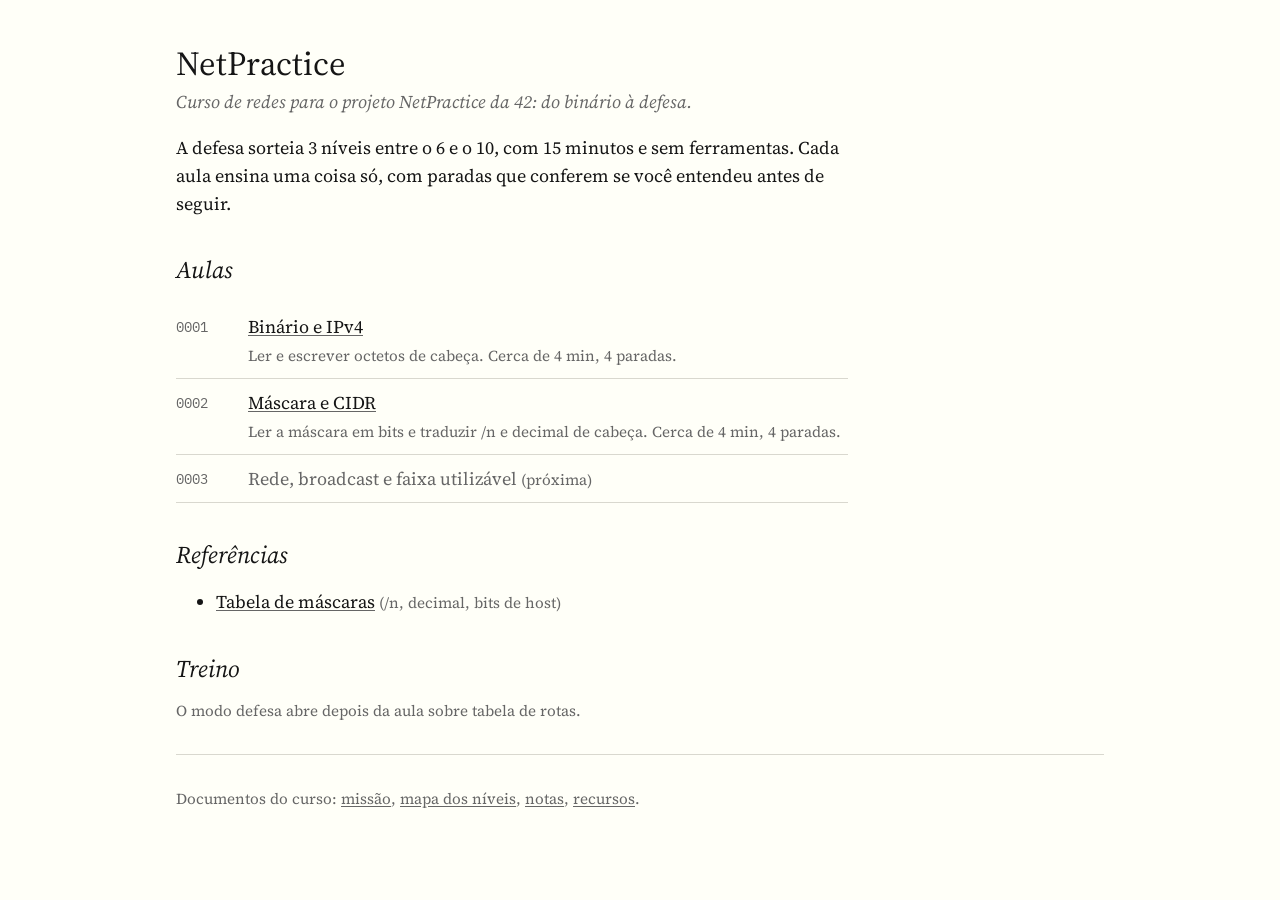
<file: index.html>
<!doctype html>
<html lang="pt-BR">
<head>
<meta charset="utf-8">
<meta name="viewport" content="width=device-width, initial-scale=1">
<title>Estudos NetPractice</title>
<link rel="stylesheet" href="cursos/netpractice/assets/style.css">
</head>
<body>
<main>
  <h1>NetPractice</h1>
  <p class="sub">Curso de redes para o projeto NetPractice da 42: do binário à defesa.</p>

  <p class="texto">A defesa sorteia 3 níveis entre o 6 e o 10, com 15 minutos e sem ferramentas. Cada aula ensina uma coisa só, com paradas que conferem se você entendeu antes de seguir.</p>

  <h2>Aulas</h2>
  <ol class="lista-aulas" id="aulas">
    <li><span class="num">0001</span><span><a href="cursos/netpractice/lessons/0001-binario-e-ipv4/">Binário e IPv4</a><br><span class="nota">Ler e escrever octetos de cabeça. Cerca de 4 min, 4 paradas.</span></span></li>
    <li><span class="num">0002</span><span><a href="cursos/netpractice/lessons/0002-mascara-e-cidr/">Máscara e CIDR</a><br><span class="nota">Ler a máscara em bits e traduzir /n e decimal de cabeça. Cerca de 4 min, 4 paradas.</span></span></li>
    <li class="futura"><span class="num">0003</span><span>Rede, broadcast e faixa utilizável <span class="nota">(próxima)</span></span></li>
  </ol>

  <h2>Referências</h2>
  <ul>
    <li><a href="cursos/netpractice/reference/mascaras.html">Tabela de máscaras</a> <span class="nota">(/n, decimal, bits de host)</span></li>
  </ul>

  <h2>Treino</h2>
  <p class="nota">O modo defesa abre depois da aula sobre tabela de rotas.</p>

  <hr>
  <p class="nota">Documentos do curso: <a href="cursos/netpractice/MISSION.md">missão</a>, <a href="cursos/netpractice/mapa-niveis.md">mapa dos níveis</a>, <a href="cursos/netpractice/NOTES.md">notas</a>, <a href="cursos/netpractice/RESOURCES.md">recursos</a>.</p>
</main>
</body>
</html>
</file>
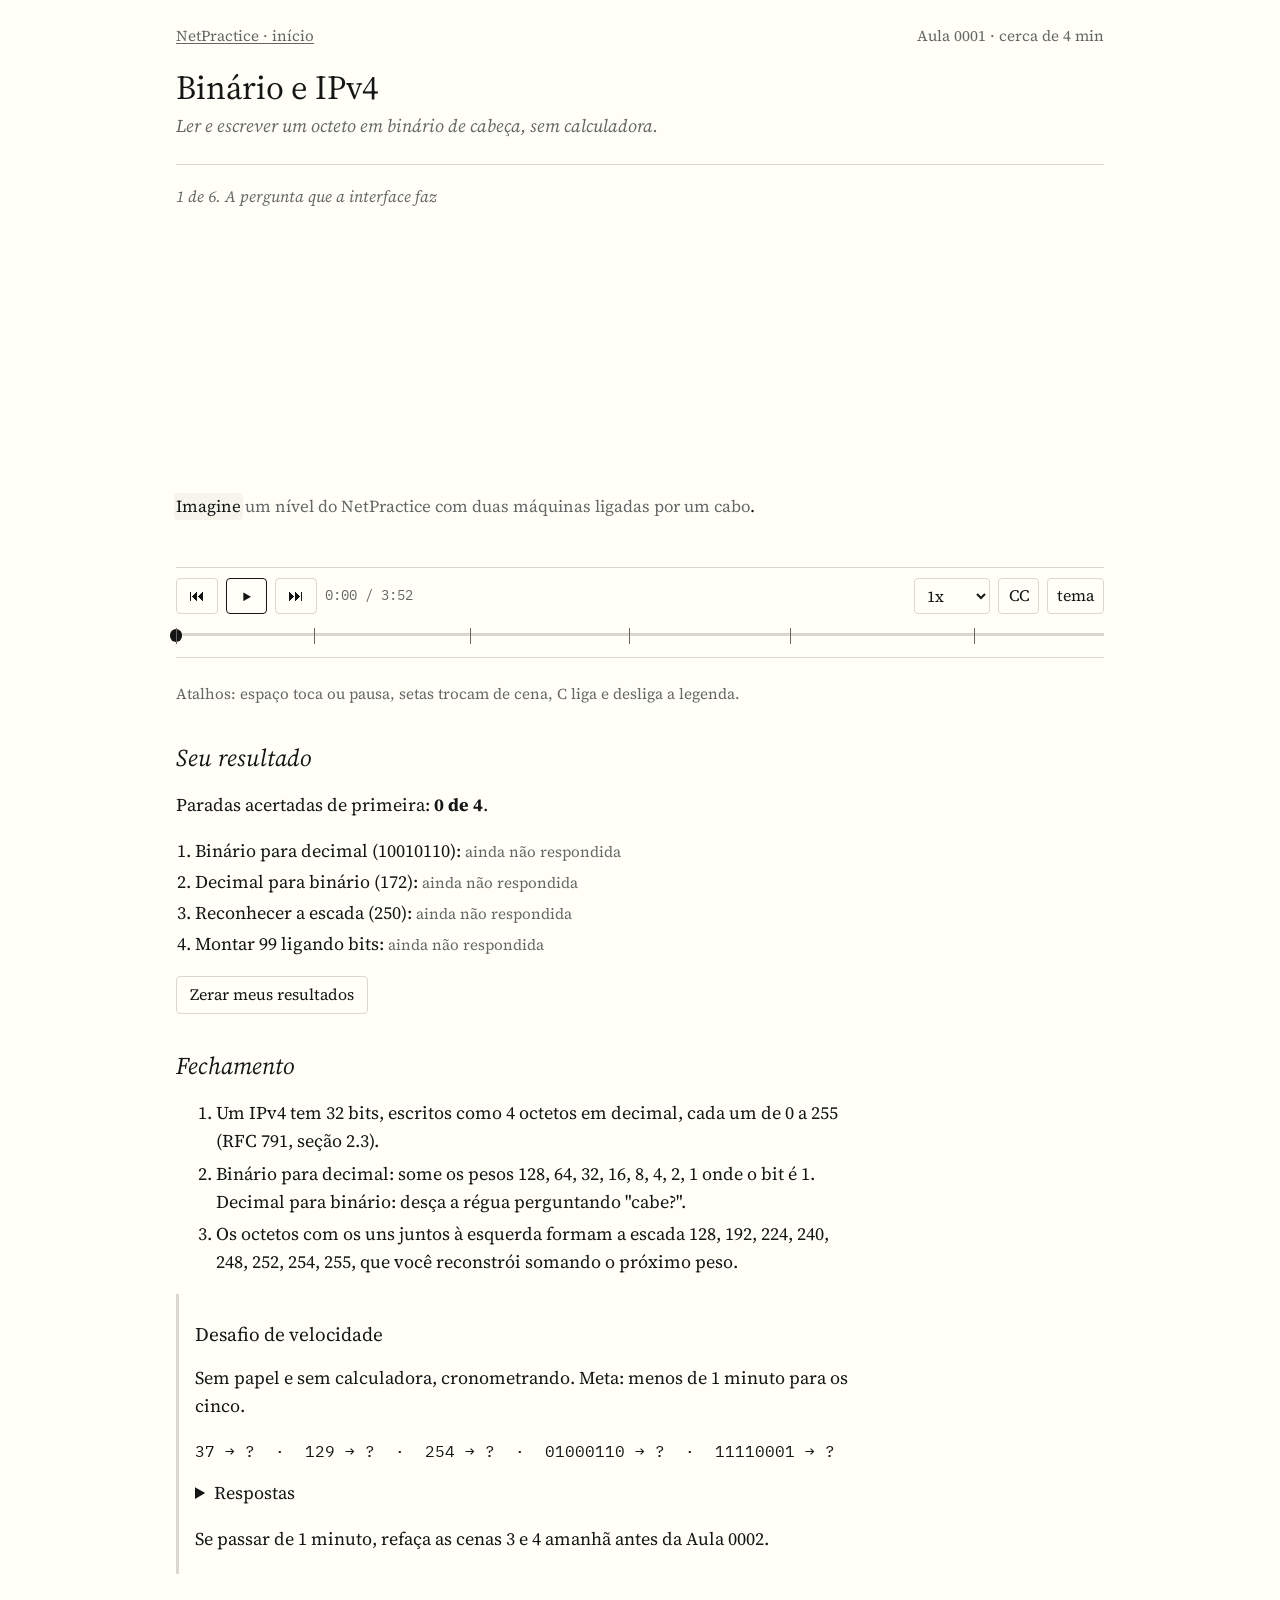
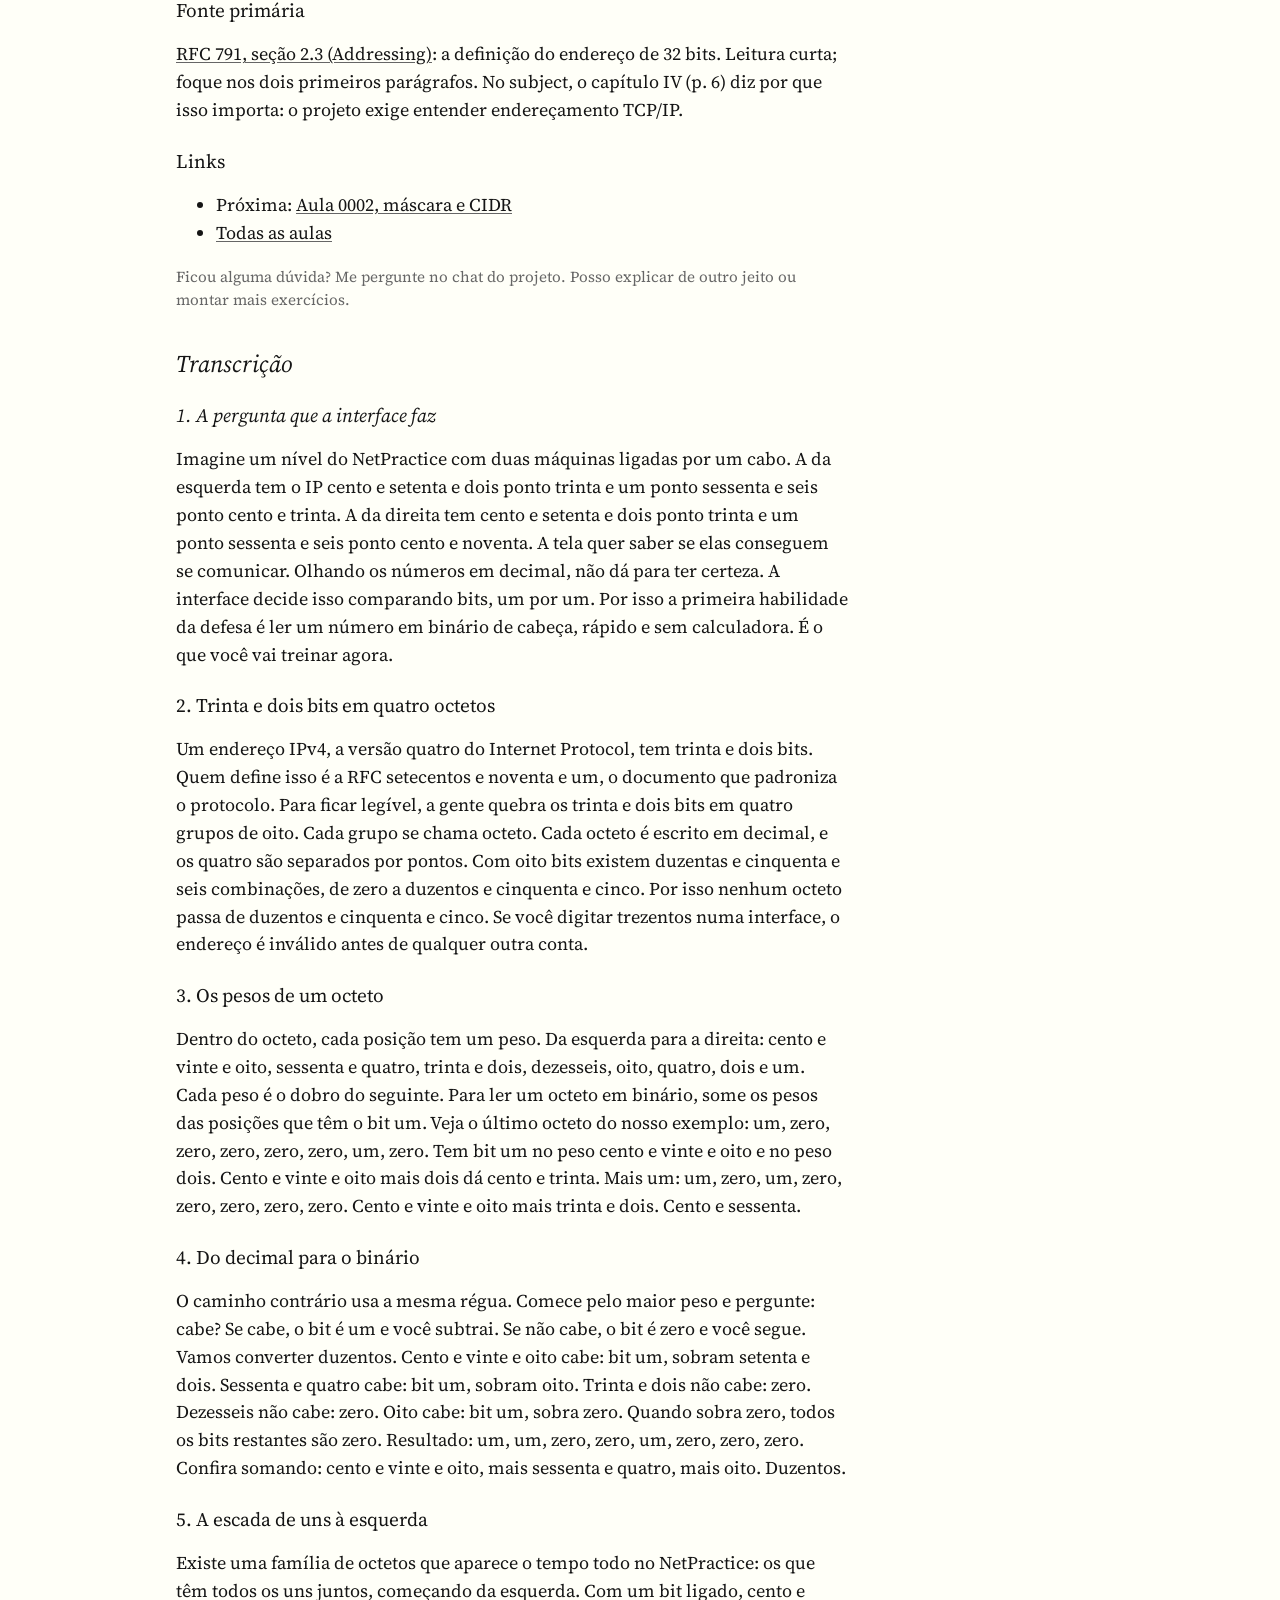
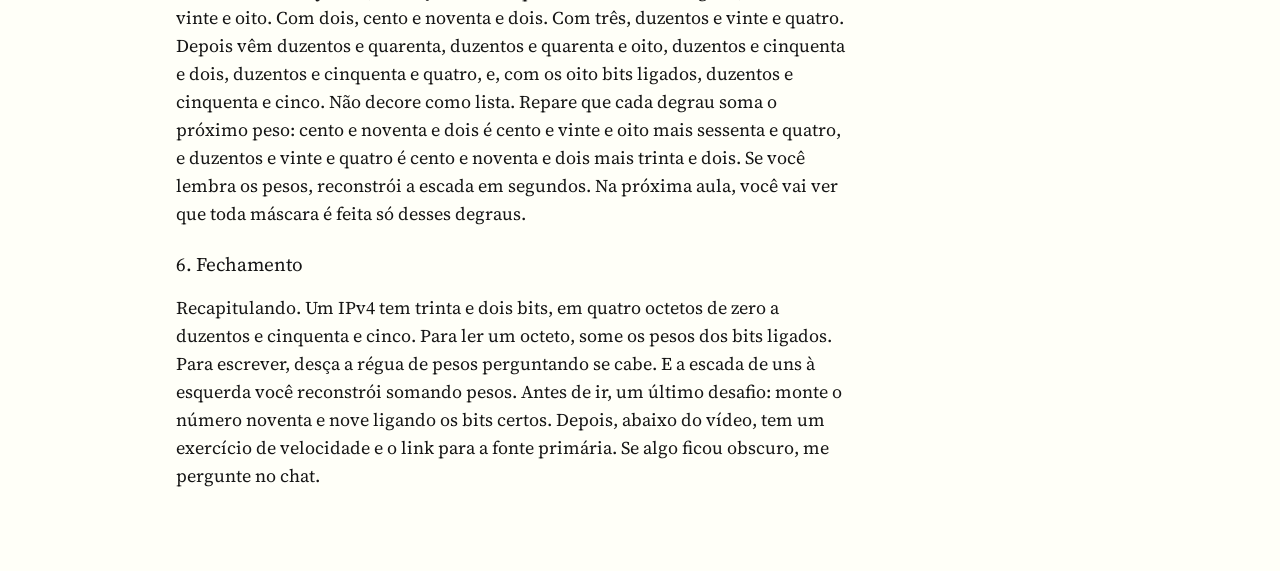
<file: cursos/netpractice/lessons/0001-binario-e-ipv4/index.html>
<!doctype html>
<html lang="pt-BR">
<head>
<meta charset="utf-8">
<meta name="viewport" content="width=device-width, initial-scale=1">
<title>Aula 0001: Binário e IPv4</title>
<meta name="description" content="NetPractice, Aula 0001: ler e escrever octetos em binário de cabeça.">
<link rel="stylesheet" href="../../assets/style.css">
<style>
  /* componentes desta aula (usam só tokens do style.css) */
  .duas { display: grid; grid-template-columns: 1fr 1fr; gap: 1rem; }
  @media (max-width: 560px) { .duas { grid-template-columns: 1fr; } }
  .itf-card { border: 1px solid var(--rule); border-radius: 4px; padding: .6rem .8rem; opacity: 0; transition: opacity .5s; }
  .itf-card.on { opacity: 1; }
  .itf-card .nota { margin: 0 0 .2rem; }
  .ip-grande { font-family: var(--mono); font-size: 1.6rem; letter-spacing: .02em; }
  @media (max-width: 560px) { .ip-grande { font-size: 1.2rem; } }
  .pilha { display: grid; gap: .35rem; margin-top: 1rem; opacity: 0; transition: opacity .5s; }
  .pilha.on { opacity: 1; }
  .bit.dif { outline: 2px solid var(--fg); outline-offset: -2px; }
  .aparece { opacity: 0; transform: translateY(4px); transition: opacity .4s, transform .4s; }
  .aparece.on { opacity: 1; transform: none; }
  .octs { display: flex; flex-wrap: wrap; gap: .6rem 2px; margin-top: 1rem; transition: gap .5s; }
  .octs.grupos { gap: .6rem 1.2rem; }
  .octs .dec { font-size: 1.15rem; opacity: 0; transition: opacity .4s; }
  .octs.com-dec .dec { opacity: 1; }
  .comp { display: flex; flex-wrap: wrap; align-items: center; gap: .3rem .7rem; }
  .comp .nota { min-width: 4.5rem; }
  .comp .pre { color: var(--muted); }
  .riscado { color: var(--erro); text-decoration: line-through; }
  .soma { font-family: var(--mono); font-size: 1.2rem; min-height: 1.6em; margin-top: .6rem; }
  .bit.aceso { border-color: var(--fg); }
  table.passos td.b { font-weight: 600; }
  table.passos tr { opacity: 0; transition: opacity .35s; }
  table.passos tr.on, table.passos tr.cab { opacity: 1; }
  .escada { display: grid; gap: .25rem; font-family: var(--mono); }
  .degrau { display: grid; grid-template-columns: max-content 3.2rem 4.5rem; justify-content: start; gap: .8rem; align-items: center; }
  .degrau .inc { color: var(--muted); font-size: .9rem; opacity: 0; transition: opacity .4s; }
  .escada.incs .degrau .inc { opacity: 1; }
  .resumo-anim li { margin: .6rem 0; }
</style>
</head>
<body>
<main>
  <nav class="topo"><a href="../../../../index.html">NetPractice · início</a><span>Aula 0001 · cerca de 4 min</span></nav>
  <h1>Binário e IPv4</h1>
  <p class="sub">Ler e escrever um octeto em binário de cabeça, sem calculadora.</p>

  <section class="player" id="player" aria-label="Videoaula"></section>
  <p class="nota">Atalhos: espaço toca ou pausa, setas trocam de cena, C liga e desliga a legenda.</p>

  <h2>Seu resultado</h2>
  <section class="painel" id="painel"></section>

  <h2>Fechamento</h2>
  <ol class="resumo">
    <li>Um IPv4 tem 32 bits, escritos como 4 octetos em decimal, cada um de 0 a 255 (RFC 791, seção 2.3).</li>
    <li>Binário para decimal: some os pesos 128, 64, 32, 16, 8, 4, 2, 1 onde o bit é 1. Decimal para binário: desça a régua perguntando "cabe?".</li>
    <li>Os octetos com os uns juntos à esquerda formam a escada 128, 192, 224, 240, 248, 252, 254, 255, que você reconstrói somando o próximo peso.</li>
  </ol>

  <div class="cartao">
    <h3>Desafio de velocidade</h3>
    <p>Sem papel e sem calculadora, cronometrando. Meta: menos de 1 minuto para os cinco.</p>
    <p class="mono">37 → ? &nbsp;·&nbsp; 129 → ? &nbsp;·&nbsp; 254 → ? &nbsp;·&nbsp; 01000110 → ? &nbsp;·&nbsp; 11110001 → ?</p>
    <details><summary>Respostas</summary>
      <p class="mono">00100101 · 10000001 · 11111110 · 70 · 241</p>
    </details>
    <p>Se passar de 1 minuto, refaça as cenas 3 e 4 amanhã antes da Aula 0002.</p>
  </div>

  <h3>Fonte primária</h3>
  <p><a href="https://www.rfc-editor.org/rfc/rfc791#section-2.3">RFC 791, seção 2.3 (Addressing)</a>: a definição do endereço de 32 bits. Leitura curta; foque nos dois primeiros parágrafos. No subject, o capítulo IV (p. 6) diz por que isso importa: o projeto exige entender endereçamento TCP/IP.</p>

  <h3>Links</h3>
  <ul>
    <li>Próxima: <a href="../0002-mascara-e-cidr/">Aula 0002, máscara e CIDR</a></li>
    <li><a href="../../../../index.html">Todas as aulas</a></li>
  </ul>
  <p class="nota">Ficou alguma dúvida? Me pergunte no chat do projeto. Posso explicar de outro jeito ou montar mais exercícios.</p>

  <h2>Transcrição</h2>
  <section class="transcricao" id="transcricao"></section>
</main>

<script src="../../assets/netsim.js"></script>
<script src="../../assets/voice.js"></script>
<script src="../../assets/quiz.js"></script>
<script src="../../assets/player.js"></script>
<script>
(function () {
  "use strict";
  var PESOS = [128, 64, 32, 16, 8, 4, 2, 1];
  function bin8(n) { return ("00000000" + n.toString(2)).slice(-8); }
  function cel(b, extra) { return "<span class='bit " + (b === "1" ? "um" : "zero") + (extra ? " " + extra : "") + "'>" + b + "</span>"; }
  function octeto(bits, op) {
    op = op || {};
    var h = "<div class='octeto'>";
    if (op.pesos) h += "<div class='linha'>" + PESOS.map(function (p) { return "<span class='peso'>" + p + "</span>"; }).join("") + "</div>";
    h += "<div class='linha'>" + bits.split("").map(function (b, i) { return cel(b, op.marca && op.marca(i, b)); }).join("") + "</div></div>";
    return h;
  }
  function ip32(ip, op) {
    return "<div class='bits'>" + ip.split(".").map(function (o) { return octeto(bin8(+o), op); }).join("<span class='ponto'>.</span>") + "</div>";
  }

  var visuais = {
    "cena-01": {
      montar: function (el) {
        var a = 130, b = 190, ba = bin8(a), bb = bin8(b);
        function linha(nome, v, mine, outro) {
          return "<div class='comp'><span class='nota'>" + nome + "</span><span class='mono pre'>172.31.66.</span><div class='bits'><div class='octeto'><div class='linha'>" +
            mine.split("").map(function (bit, i) { return cel(bit, bit !== outro[i] ? "dif" : ""); }).join("") +
            "</div></div></div><span class='mono'>= " + v + "</span></div>";
        }
        el.innerHTML =
          "<div class='duas'>" +
          "<div class='itf-card' id='c1a'><p class='nota'>interface da esquerda</p><div class='ip-grande'>172.31.66.130</div></div>" +
          "<div class='itf-card' id='c1b'><p class='nota'>interface da direita</p><div class='ip-grande'>172.31.66.190</div></div></div>" +
          "<div class='pilha' id='c1p'>" + linha("esquerda", a, ba, bb) + linha("direita", b, bb, ba) +
          "<p class='nota'>Os três primeiros octetos são iguais. No último, os bits com contorno são diferentes. Se essa diferença importa, quem decide é a máscara (Aula 0002).</p></div>";
      },
      passo: function (n) {
        document.getElementById("c1a").classList.toggle("on", n >= 1);
        document.getElementById("c1b").classList.toggle("on", n >= 2);
        document.getElementById("c1p").classList.toggle("on", n >= 3);
      }
    },
    "cena-02": {
      montar: function (el) {
        var ip = "172.31.66.130";
        el.innerHTML =
          "<div class='ip-grande aparece on' id='c2ip'>" + ip + "</div>" +
          "<div class='octs aparece' id='c2b'>" + ip.split(".").map(function (o) {
            return "<div class='octeto'><div class='linha'>" + bin8(+o).split("").map(function (b) { return cel(b); }).join("") + "</div><span class='dec mono'>" + o + "</span></div>";
          }).join("") + "</div>" +
          "<p class='aparece' id='c2r' style='margin-top:1rem'>8 bits → 2<sup>8</sup> = 256 combinações: de <span class='mono'>00000000</span> = 0 a <span class='mono'>11111111</span> = 255.</p>" +
          "<p class='aparece ip-grande' id='c2x'>172.31.<span class='riscado'>300</span>.130 <span class='nota' style='font-family:var(--serif);font-size:1rem'>inválido</span></p>";
      },
      passo: function (n) {
        var b = document.getElementById("c2b");
        b.classList.toggle("on", n >= 1);
        b.classList.toggle("grupos", n >= 2);
        b.classList.toggle("com-dec", n >= 3);
        document.getElementById("c2r").classList.toggle("on", n >= 4);
        document.getElementById("c2x").classList.toggle("on", n >= 5);
      }
    },
    "cena-03": {
      montar: function (el) { el.innerHTML = "<div id='c3o'></div><div class='soma' id='c3s'></div>"; this.passo(0); },
      passo: function (n) {
        var o = document.getElementById("c3o"), s = document.getElementById("c3s");
        var valor = n >= 5 ? 160 : 130;
        var bits = n >= 3 ? bin8(valor) : "00000000";
        var acende = n >= 4 && !(n === 5);
        o.innerHTML = "<div class='bits'>" + octeto(bits, { pesos: n >= 1, marca: function (i, b) { return acende && b === "1" ? "aceso" : ""; } }) + "</div>";
        if (n === 2) s.innerHTML = "<span class='nota'>128 = 2 × 64, 64 = 2 × 32, … 2 = 2 × 1</span>";
        else if (n === 4) s.textContent = "128 + 2 = 130";
        else if (n === 5) s.textContent = "10100000 = ?";
        else if (n >= 6) s.textContent = "128 + 32 = 160";
        else s.textContent = "";
      }
    },
    "cena-04": {
      montar: function (el) {
        var linhas = [[128, "sim", "1", 72], [64, "sim", "1", 8], [32, "não", "0", 8], [16, "não", "0", 8], [8, "sim", "1", 0], [4, "", "0", 0], [2, "", "0", 0], [1, "", "0", 0]];
        el.innerHTML = "<p class='ip-grande aparece' id='c4t'>200 = ?</p>" +
          "<table class='dados passos'><tr class='cab'><th>peso</th><th>cabe?</th><th>bit</th><th>sobra</th></tr>" +
          linhas.map(function (l, i) { return "<tr id='c4r" + i + "'><td>" + l[0] + "</td><td>" + (l[1] || "sobra 0") + "</td><td class='b'>" + l[2] + "</td><td>" + l[3] + "</td></tr>"; }).join("") +
          "</table><div class='soma' id='c4s'></div>";
      },
      passo: function (n) {
        document.getElementById("c4t").classList.toggle("on", n >= 2);
        var vis = [n >= 3, n >= 4, n >= 5, n >= 6, n >= 7, n >= 8, n >= 8, n >= 8];
        vis.forEach(function (v, i) { document.getElementById("c4r" + i).classList.toggle("on", v); });
        var s = document.getElementById("c4s");
        s.textContent = n >= 9 ? "11001000 → 128 + 64 + 8 = 200" : (n >= 8 ? "11001000" : "");
      }
    },
    "cena-05": {
      montar: function (el) {
        var h = "<div class='escada' id='c5e'>";
        var antes = 0;
        for (var k = 1; k <= 8; k++) {
          var v = 256 - Math.pow(2, 8 - k);
          var bits = new Array(k + 1).join("1") + new Array(9 - k).join("0");
          h += "<div class='degrau aparece' id='c5d" + k + "'>" + octeto(bits) + "<span>" + v + "</span><span class='inc'>" + (k === 1 ? "128" : "+" + (v - antes)) + "</span></div>";
          antes = v;
        }
        el.innerHTML = h + "</div>";
      },
      passo: function (n) {
        var mostrar = n >= 5 ? 8 : n >= 4 ? 7 : n;
        for (var k = 1; k <= 8; k++) document.getElementById("c5d" + k).classList.toggle("on", k <= mostrar);
        document.getElementById("c5e").classList.toggle("incs", n >= 6);
      }
    },
    "cena-06": {
      montar: function (el) {
        el.innerHTML = "<ol class='resumo-anim'>" +
          "<li class='aparece' id='c6a'>32 bits = 4 octetos de 0 a 255</li>" +
          "<li class='aparece' id='c6b'>ler: somar os pesos dos bits 1</li>" +
          "<li class='aparece' id='c6c'>escrever: descer a régua perguntando “cabe?”</li>" +
          "<li class='aparece' id='c6d'>escada: 128, 192, 224, 240, 248, 252, 254, 255</li></ol>";
      },
      passo: function (n) {
        ["c6a", "c6b", "c6c", "c6d"].forEach(function (id, i) { document.getElementById(id).classList.toggle("on", n >= i + 1); });
      }
    }
  };

  NP.Player.iniciar({
    raiz: document.getElementById("player"),
    roteiro: "roteiro.json",
    cues: "cues.json",
    visuais: visuais,
    transcricao: document.getElementById("transcricao"),
    painel: document.getElementById("painel")
  }).then(function (api) { window.NPAula = api; });
})();
</script>
</body>
</html>
</file>
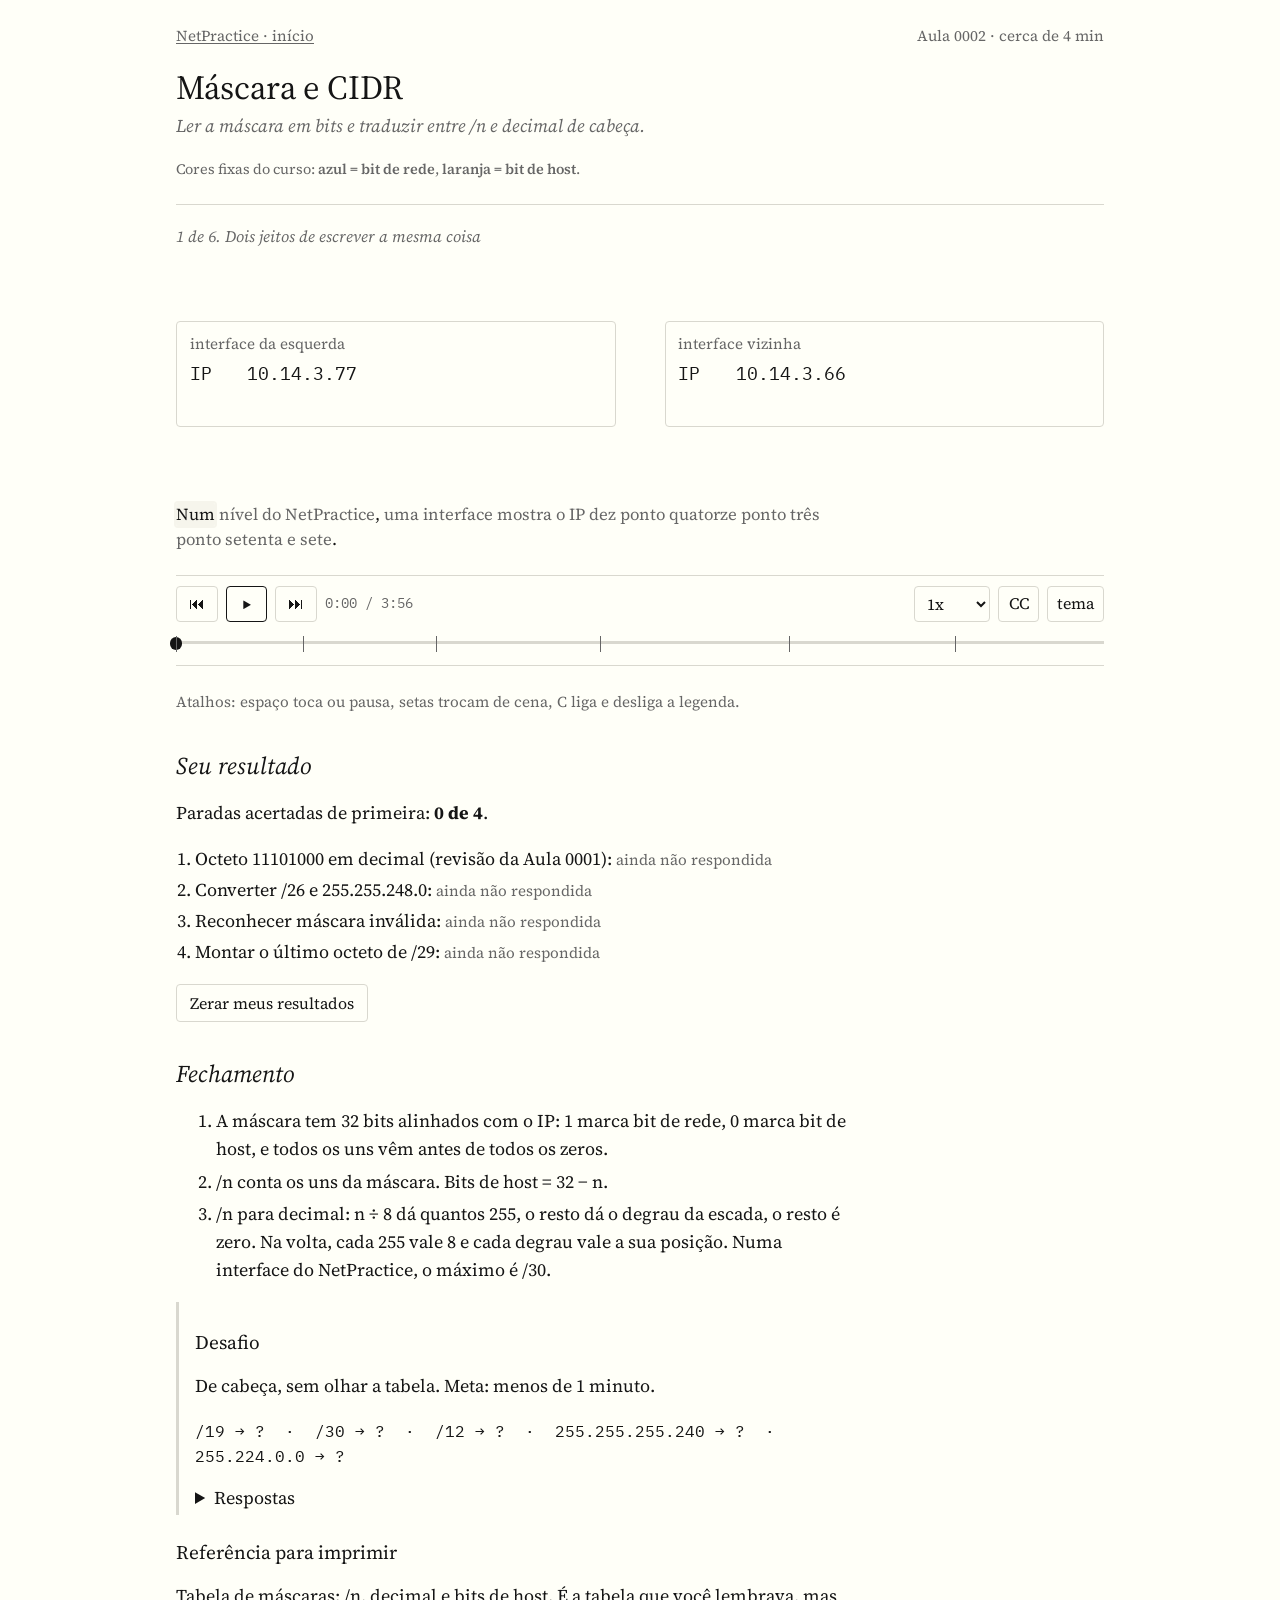
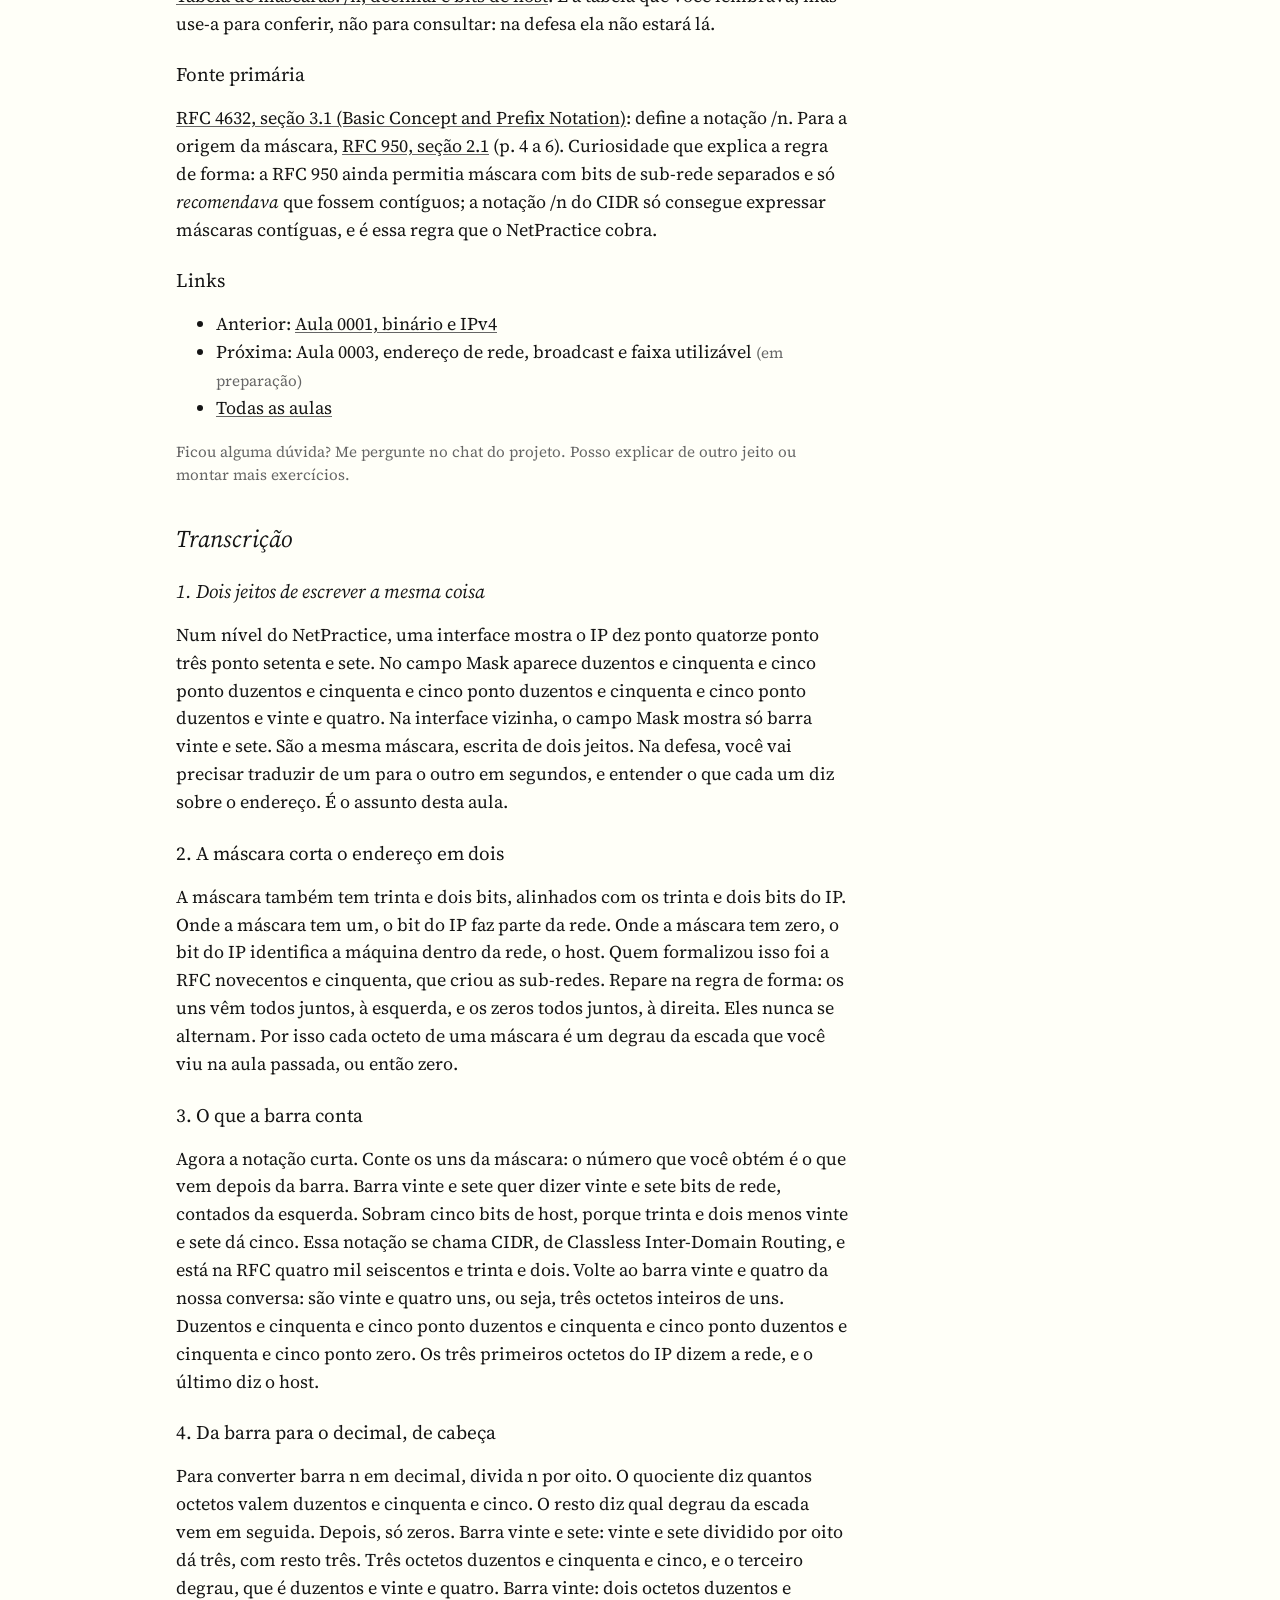
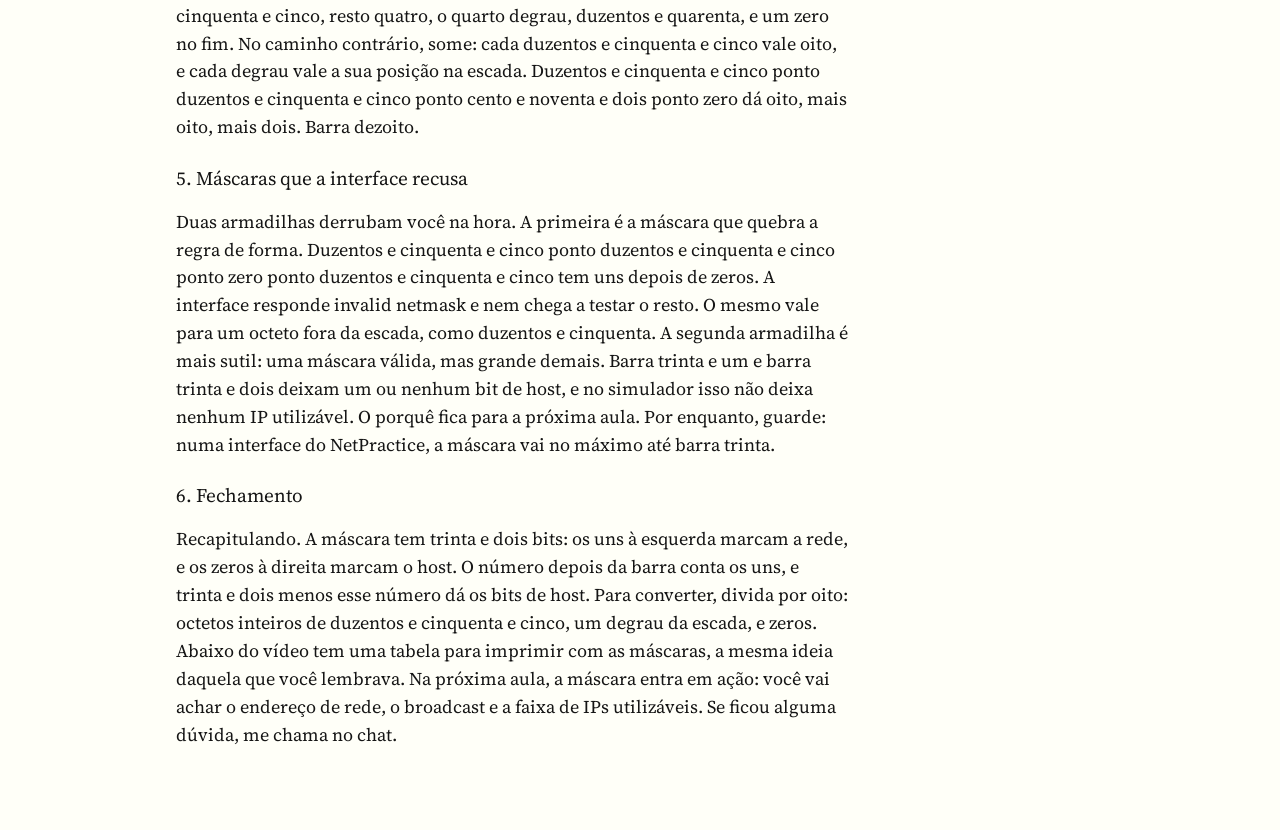
<file: cursos/netpractice/lessons/0002-mascara-e-cidr/index.html>
<!doctype html>
<html lang="pt-BR">
<head>
<meta charset="utf-8">
<meta name="viewport" content="width=device-width, initial-scale=1">
<title>Aula 0002: Máscara e CIDR</title>
<meta name="description" content="NetPractice, Aula 0002: ler a máscara em bits e traduzir entre /n e decimal de cabeça.">
<link rel="stylesheet" href="../../assets/style.css">
<style>
  .duas { display: grid; grid-template-columns: 1fr auto 1fr; gap: 1rem; align-items: center; }
  @media (max-width: 560px) { .duas { grid-template-columns: 1fr; } }
  .itf-card { border: 1px solid var(--rule); border-radius: 4px; padding: .6rem .8rem; font-family: var(--mono); }
  .itf-card .nota { font-family: var(--serif); margin: 0 0 .3rem; }
  .itf-card .campo { display: grid; grid-template-columns: 3.2rem 1fr; gap: .4rem; }
  .igual { font-size: 2rem; text-align: center; }
  .contas { font-family: var(--mono); font-size: 1.1rem; display: grid; gap: .6rem; }
  .contas .nota { font-family: var(--serif); }
  .escada-mini { font-family: var(--mono); font-size: .85rem; color: var(--muted); margin-bottom: 1rem; display: flex; flex-wrap: wrap; gap: .2rem .9rem; }
  .grande { font-family: var(--mono); font-size: 1.3rem; }
  .riscado { color: var(--erro); text-decoration: line-through; }
  .erro-msg { font-family: var(--mono); color: var(--erro); }
  .bloco { margin: .4rem 0 1rem; }
</style>
</head>
<body>
<main>
  <nav class="topo"><a href="../../../../index.html">NetPractice · início</a><span>Aula 0002 · cerca de 4 min</span></nav>
  <h1>Máscara e CIDR</h1>
  <p class="sub">Ler a máscara em bits e traduzir entre /n e decimal de cabeça.</p>
  <p class="legenda-cores">Cores fixas do curso: <span class="r">azul = bit de rede</span>, <span class="h">laranja = bit de host</span>.</p>

  <section class="player" id="player" aria-label="Videoaula"></section>
  <p class="nota">Atalhos: espaço toca ou pausa, setas trocam de cena, C liga e desliga a legenda.</p>

  <h2>Seu resultado</h2>
  <section class="painel" id="painel"></section>

  <h2>Fechamento</h2>
  <ol class="resumo">
    <li>A máscara tem 32 bits alinhados com o IP: 1 marca bit de rede, 0 marca bit de host, e todos os uns vêm antes de todos os zeros.</li>
    <li>/n conta os uns da máscara. Bits de host = 32 − n.</li>
    <li>/n para decimal: n ÷ 8 dá quantos 255, o resto dá o degrau da escada, o resto é zero. Na volta, cada 255 vale 8 e cada degrau vale a sua posição. Numa interface do NetPractice, o máximo é /30.</li>
  </ol>

  <div class="cartao">
    <h3>Desafio</h3>
    <p>De cabeça, sem olhar a tabela. Meta: menos de 1 minuto.</p>
    <p class="mono">/19 → ? &nbsp;·&nbsp; /30 → ? &nbsp;·&nbsp; /12 → ? &nbsp;·&nbsp; 255.255.255.240 → ? &nbsp;·&nbsp; 255.224.0.0 → ?</p>
    <details><summary>Respostas</summary>
      <p class="mono">255.255.224.0 · 255.255.255.252 · 255.240.0.0 · /28 · /11</p>
    </details>
  </div>

  <h3>Referência para imprimir</h3>
  <p><a href="../../reference/mascaras.html">Tabela de máscaras: /n, decimal e bits de host</a>. É a tabela que você lembrava, mas use-a para conferir, não para consultar: na defesa ela não estará lá.</p>

  <h3>Fonte primária</h3>
  <p><a href="https://www.rfc-editor.org/rfc/rfc4632#section-3.1">RFC 4632, seção 3.1 (Basic Concept and Prefix Notation)</a>: define a notação /n. Para a origem da máscara, <a href="https://www.rfc-editor.org/rfc/rfc950">RFC 950, seção 2.1</a> (p. 4 a 6). Curiosidade que explica a regra de forma: a RFC 950 ainda permitia máscara com bits de sub-rede separados e só <em>recomendava</em> que fossem contíguos; a notação /n do CIDR só consegue expressar máscaras contíguas, e é essa regra que o NetPractice cobra.</p>

  <h3>Links</h3>
  <ul>
    <li>Anterior: <a href="../0001-binario-e-ipv4/">Aula 0001, binário e IPv4</a></li>
    <li>Próxima: Aula 0003, endereço de rede, broadcast e faixa utilizável <span class="nota">(em preparação)</span></li>
    <li><a href="../../../../index.html">Todas as aulas</a></li>
  </ul>
  <p class="nota">Ficou alguma dúvida? Me pergunte no chat do projeto. Posso explicar de outro jeito ou montar mais exercícios.</p>

  <h2>Transcrição</h2>
  <section class="transcricao" id="transcricao"></section>
</main>

<script src="../../assets/netsim.js"></script>
<script src="../../assets/bits.js"></script>
<script src="../../assets/voice.js"></script>
<script src="../../assets/quiz.js"></script>
<script src="../../assets/player.js"></script>
<script>
(function () {
  "use strict";
  var B = NP.Bits;
  function $(id) { return document.getElementById(id); }
  function liga(id, v) { $(id).classList.toggle("on", v); }
  var ESCADA = "<div class='escada-mini'><span>degraus:</span><span>1 = 128</span><span>2 = 192</span><span>3 = 224</span><span>4 = 240</span><span>5 = 248</span><span>6 = 252</span><span>7 = 254</span><span>8 = 255</span></div>";

  var visuais = {
    "cena-01": {
      montar: function (el) {
        el.innerHTML = "<div class='duas'>" +
          "<div class='itf-card'><p class='nota'>interface da esquerda</p><div class='campo'><span>IP</span><span>10.14.3.77</span></div>" +
          "<div class='campo aparece' id='c1m1'><span>Mask</span><span>255.255.255.224</span></div></div>" +
          "<div class='igual aparece' id='c1eq'>=</div>" +
          "<div class='itf-card'><p class='nota'>interface vizinha</p><div class='campo'><span>IP</span><span>10.14.3.66</span></div>" +
          "<div class='campo aparece' id='c1m2'><span>Mask</span><span>/27</span></div></div></div>";
      },
      passo: function (n) { liga("c1m1", n >= 1); liga("c1m2", n >= 2); liga("c1eq", n >= 3); }
    },
    "cena-02": {
      montar: function (el) { el.innerHTML = "<div id='c2v'></div><p class='nota aparece' id='c2n' style='margin-top:1rem'></p>"; },
      passo: function (n) {
        $("c2v").innerHTML = B.colunas("10.14.3.77", 27, {
          rotulos: true, mascara: n >= 1, cores: n >= 2, coresMascara: n >= 4, decMascara: n >= 5, decIp: true
        });
        var nota = $("c2n");
        if (n >= 4) nota.innerHTML = "Máscara: todos os uns juntos à esquerda, todos os zeros juntos à direita.";
        else if (n >= 3) nota.innerHTML = "<span class='r'>azul</span>: bit de rede (máscara 1). <span class='h'>laranja</span>: bit de host (máscara 0).";
        nota.classList.toggle("on", n >= 3);
      }
    },
    "cena-03": {
      montar: function (el) { el.innerHTML = "<div id='c3v'></div><p class='grande bloco' id='c3t'></p>"; },
      passo: function (n) {
        var v = $("c3v"), t = $("c3t");
        if (n < 4) {
          v.innerHTML = B.colunas(null, 27, { coresMascara: n >= 1, decMascara: false });
          t.innerHTML = n >= 3 ? "<span class='r'>27 uns</span> + <span class='h'>32 − 27 = 5 zeros</span> → /27"
            : n >= 2 ? "<span class='r'>27 bits de rede</span> → /27" : n >= 1 ? "contando os uns: 27" : "";
        } else {
          v.innerHTML = B.colunas("10.14.3.77", 24, { rotulos: true, cores: true, coresMascara: true, decMascara: true, decIp: true });
          t.innerHTML = n >= 5 ? "/24: rede <span class='r'>10.14.3</span> · host <span class='h'>77</span>" : "/24 = 255.255.255.0";
        }
      }
    },
    "cena-04": {
      montar: function (el) {
        el.innerHTML = ESCADA + "<div class='contas'>" +
          "<div class='aparece' id='c4a'><span class='nota'>/n → n ÷ 8: quociente = quantos 255, resto = degrau, depois zeros</span></div>" +
          "<div class='aparece' id='c4b'>/27 → 27 = 3 × 8 + 3 → 255.255.255.224</div>" +
          "<div class='aparece' id='c4c'>/20 → 20 = 2 × 8 + 4 → 255.255.240.0</div>" +
          "<div class='aparece' id='c4d'><span class='nota'>volta: cada 255 vale 8, cada degrau vale a sua posição</span></div>" +
          "<div class='aparece' id='c4e'>255.255.192.0 → 8 + 8 + 2 + 0 = /18</div></div>";
      },
      passo: function (n) { ["c4a", "c4b", "c4c", "c4d", "c4e"].forEach(function (id, i) { liga(id, n >= i + 1); }); }
    },
    "cena-05": {
      montar: function (el) {
        var ruim = "11111111111111110000000011111111";
        el.innerHTML =
          "<div class='aparece bloco' id='c5a'><p class='grande' style='margin:0 0 .4rem'>255.255.0.255</p>" +
          B.colunas(null, 0, { mascaraBits: ruim, marcar: function (i) { return i >= 24 ? "alerta" : ""; } }) + "</div>" +
          "<p class='aparece erro-msg' id='c5b'>invalid netmask</p>" +
          "<div class='aparece bloco' id='c5c'><p class='grande' style='margin:0 0 .4rem'>250</p><div class='bits'>" +
          B.octeto("11111010", { classe: function (i, b) { return (i === 5 || i === 6 ? "alerta " : "") + (b === "1" ? "um" : "zero"); } }) + "</div></div>" +
          "<p class='aparece grande' id='c5d'><span class='riscado'>/31</span> 1 bit de host · <span class='riscado'>/32</span> 0 bits de host</p>" +
          "<p class='aparece grande' id='c5e'>máximo numa interface: /30</p>";
      },
      passo: function (n) { ["c5a", "c5b", "c5c", "c5d", "c5e"].forEach(function (id, i) { liga(id, n >= i + 1); }); }
    },
    "cena-06": {
      montar: function (el) {
        el.innerHTML = "<ol class='resumo'>" +
          "<li class='aparece' id='c6a'>máscara: <span class='r'>uns = rede</span>, <span class='h'>zeros = host</span>, uns sempre à esquerda</li>" +
          "<li class='aparece' id='c6b'>/n conta os uns; bits de host = 32 − n</li>" +
          "<li class='aparece' id='c6c'>n ÷ 8 → quantos 255 + um degrau + zeros</li></ol>";
      },
      passo: function (n) { ["c6a", "c6b", "c6c"].forEach(function (id, i) { liga(id, n >= i + 1); }); }
    }
  };

  NP.Player.iniciar({
    raiz: $("player"), roteiro: "roteiro.json", cues: "cues.json", visuais: visuais,
    transcricao: $("transcricao"), painel: $("painel")
  }).then(function (api) { window.NPAula = api; });
})();
</script>
</body>
</html>
</file>
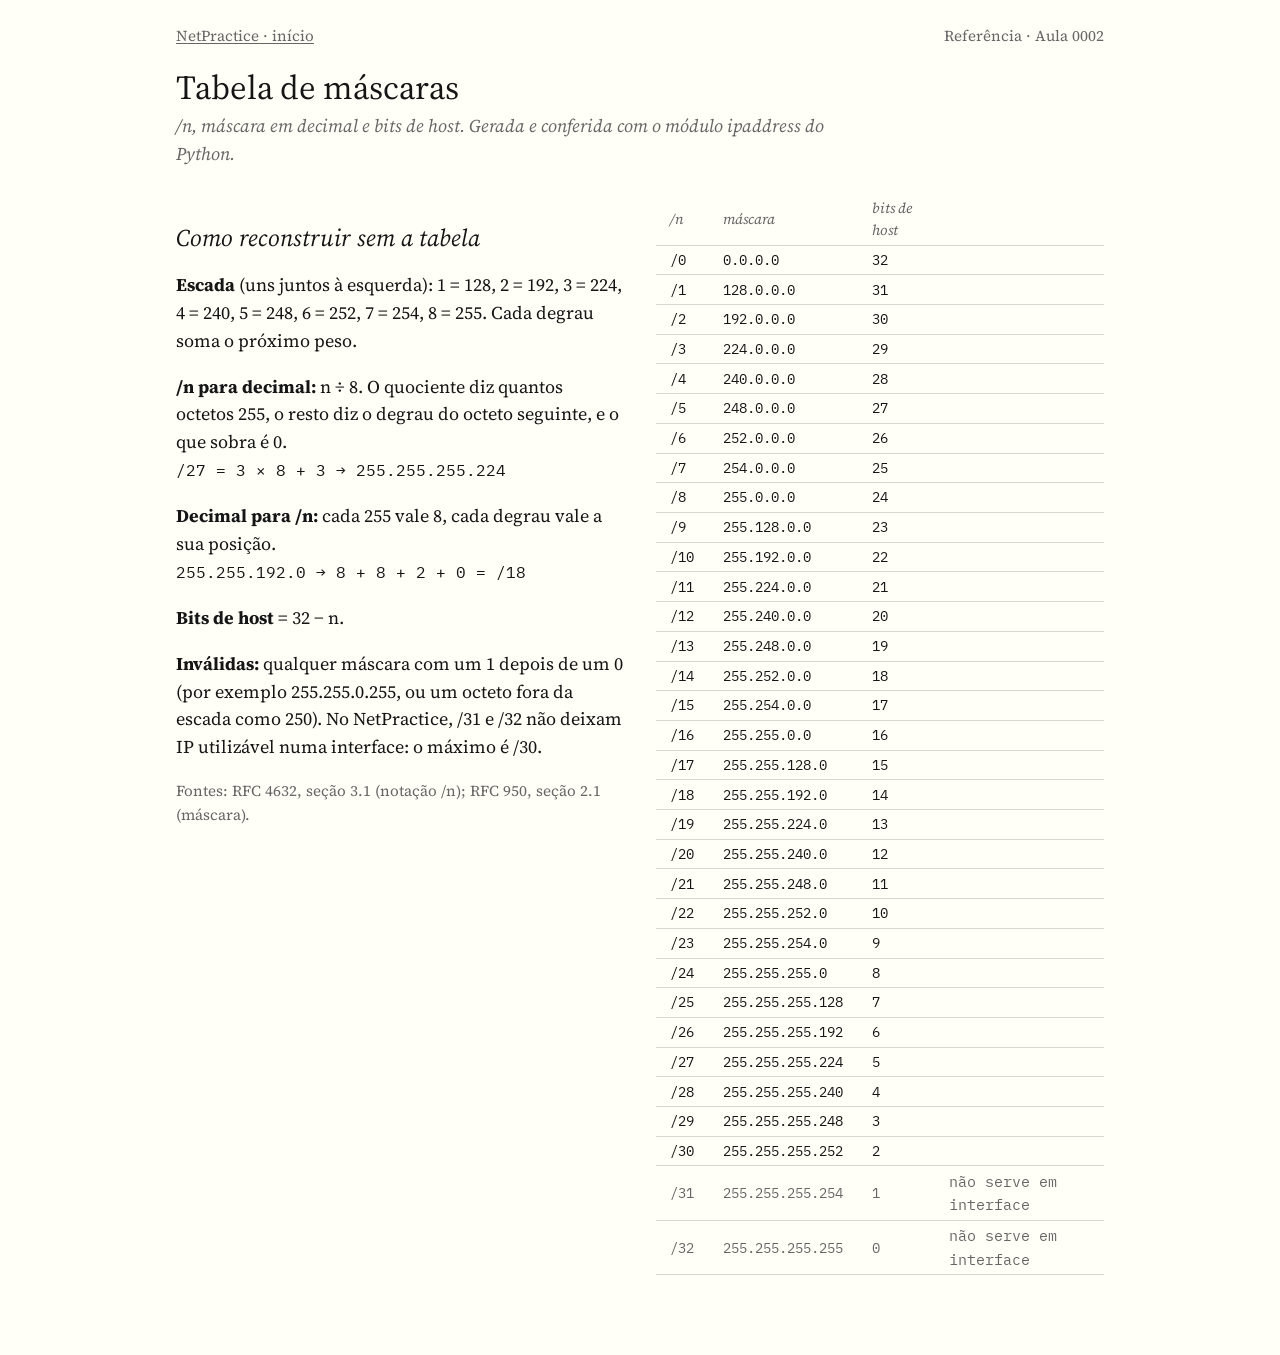
<file: cursos/netpractice/reference/mascaras.html>
<!doctype html>
<html lang="pt-BR">
<head>
<meta charset="utf-8">
<meta name="viewport" content="width=device-width, initial-scale=1">
<title>Tabela de máscaras</title>
<link rel="stylesheet" href="../assets/style.css">
<style>
  table.dados td, table.dados th { padding: .2rem .9rem; }
  tr.fora td { color: var(--muted); }
  .cols { display: grid; grid-template-columns: 1fr 1fr; gap: 2rem; }
  @media (max-width: 700px) { .cols { grid-template-columns: 1fr; } }
  @media print { main { padding: 0; } h1 { font-size: 16pt; } table.dados { font-size: 9pt; } }
</style>
</head>
<body>
<main>
  <nav class="topo"><a href="../../../index.html">NetPractice · início</a><span>Referência · Aula 0002</span></nav>
  <h1>Tabela de máscaras</h1>
  <p class="sub">/n, máscara em decimal e bits de host. Gerada e conferida com o módulo ipaddress do Python.</p>
  <div class="cols">
    <div>
      <h2>Como reconstruir sem a tabela</h2>
      <p><strong>Escada</strong> (uns juntos à esquerda): 1 = 128, 2 = 192, 3 = 224, 4 = 240, 5 = 248, 6 = 252, 7 = 254, 8 = 255. Cada degrau soma o próximo peso.</p>
      <p><strong>/n para decimal:</strong> n ÷ 8. O quociente diz quantos octetos 255, o resto diz o degrau do octeto seguinte, e o que sobra é 0.<br><span class="mono">/27 = 3 × 8 + 3 → 255.255.255.224</span></p>
      <p><strong>Decimal para /n:</strong> cada 255 vale 8, cada degrau vale a sua posição.<br><span class="mono">255.255.192.0 → 8 + 8 + 2 + 0 = /18</span></p>
      <p><strong>Bits de host</strong> = 32 − n.</p>
      <p><strong>Inválidas:</strong> qualquer máscara com um 1 depois de um 0 (por exemplo 255.255.0.255, ou um octeto fora da escada como 250). No NetPractice, /31 e /32 não deixam IP utilizável numa interface: o máximo é /30.</p>
      <p class="nota">Fontes: RFC 4632, seção 3.1 (notação /n); RFC 950, seção 2.1 (máscara).</p>
    </div>
    <div>
      <table class="dados">
        <tr><th>/n</th><th>máscara</th><th>bits de host</th><th></th></tr>
<tr><td>/0</td><td>0.0.0.0</td><td>32</td><td class='nota'></td></tr>
<tr><td>/1</td><td>128.0.0.0</td><td>31</td><td class='nota'></td></tr>
<tr><td>/2</td><td>192.0.0.0</td><td>30</td><td class='nota'></td></tr>
<tr><td>/3</td><td>224.0.0.0</td><td>29</td><td class='nota'></td></tr>
<tr><td>/4</td><td>240.0.0.0</td><td>28</td><td class='nota'></td></tr>
<tr><td>/5</td><td>248.0.0.0</td><td>27</td><td class='nota'></td></tr>
<tr><td>/6</td><td>252.0.0.0</td><td>26</td><td class='nota'></td></tr>
<tr><td>/7</td><td>254.0.0.0</td><td>25</td><td class='nota'></td></tr>
<tr><td>/8</td><td>255.0.0.0</td><td>24</td><td class='nota'></td></tr>
<tr><td>/9</td><td>255.128.0.0</td><td>23</td><td class='nota'></td></tr>
<tr><td>/10</td><td>255.192.0.0</td><td>22</td><td class='nota'></td></tr>
<tr><td>/11</td><td>255.224.0.0</td><td>21</td><td class='nota'></td></tr>
<tr><td>/12</td><td>255.240.0.0</td><td>20</td><td class='nota'></td></tr>
<tr><td>/13</td><td>255.248.0.0</td><td>19</td><td class='nota'></td></tr>
<tr><td>/14</td><td>255.252.0.0</td><td>18</td><td class='nota'></td></tr>
<tr><td>/15</td><td>255.254.0.0</td><td>17</td><td class='nota'></td></tr>
<tr><td>/16</td><td>255.255.0.0</td><td>16</td><td class='nota'></td></tr>
<tr><td>/17</td><td>255.255.128.0</td><td>15</td><td class='nota'></td></tr>
<tr><td>/18</td><td>255.255.192.0</td><td>14</td><td class='nota'></td></tr>
<tr><td>/19</td><td>255.255.224.0</td><td>13</td><td class='nota'></td></tr>
<tr><td>/20</td><td>255.255.240.0</td><td>12</td><td class='nota'></td></tr>
<tr><td>/21</td><td>255.255.248.0</td><td>11</td><td class='nota'></td></tr>
<tr><td>/22</td><td>255.255.252.0</td><td>10</td><td class='nota'></td></tr>
<tr><td>/23</td><td>255.255.254.0</td><td>9</td><td class='nota'></td></tr>
<tr><td>/24</td><td>255.255.255.0</td><td>8</td><td class='nota'></td></tr>
<tr><td>/25</td><td>255.255.255.128</td><td>7</td><td class='nota'></td></tr>
<tr><td>/26</td><td>255.255.255.192</td><td>6</td><td class='nota'></td></tr>
<tr><td>/27</td><td>255.255.255.224</td><td>5</td><td class='nota'></td></tr>
<tr><td>/28</td><td>255.255.255.240</td><td>4</td><td class='nota'></td></tr>
<tr><td>/29</td><td>255.255.255.248</td><td>3</td><td class='nota'></td></tr>
<tr><td>/30</td><td>255.255.255.252</td><td>2</td><td class='nota'></td></tr>
<tr class='fora'><td>/31</td><td>255.255.255.254</td><td>1</td><td class='nota'>não serve em interface</td></tr>
<tr class='fora'><td>/32</td><td>255.255.255.255</td><td>0</td><td class='nota'>não serve em interface</td></tr>
      </table>
    </div>
  </div>
</main>
</body>
</html>
</file>
<file: cursos/netpractice/assets/style.css>
/* NetPractice: estilo base do curso (aulas, referências, treino).
   Cor só com significado. As cores de bit de rede e de host são fixas
   em todas as aulas: --rede e --host. */

@import url("https://fonts.googleapis.com/css2?family=Source+Serif+4:ital,opsz,wght@0,8..60,400;0,8..60,600;1,8..60,400&family=IBM+Plex+Mono:wght@400;600&display=swap");

:root {
  --bg: #fffff8;
  --bg-2: #f6f5ec;
  --fg: #151515;
  --muted: #666;
  --rule: #d9d8cf;
  --rede: #1d5c8c;      /* bits e partes de rede */
  --rede-bg: #dce9f4;
  --host: #b0601a;      /* bits e partes de host */
  --host-bg: #f7e6d3;
  --ok: #2e7d32;
  --erro: #b3261e;
  --foco: #1d5c8c;
  --serif: "Source Serif 4", Georgia, "Times New Roman", serif;
  --mono: "IBM Plex Mono", ui-monospace, "SFMono-Regular", Menlo, Consolas, monospace;
  --medida: 42rem;
  color-scheme: light;
}

@media (prefers-color-scheme: dark) {
  :root:not([data-theme="light"]) {
    --bg: #151515; --bg-2: #1f1f1d; --fg: #e9e7df; --muted: #a09e96; --rule: #3a3936;
    --rede: #7db3e0; --rede-bg: #1c3347; --host: #e6a462; --host-bg: #43301c;
    --ok: #81c784; --erro: #f28b82; --foco: #7db3e0; color-scheme: dark;
  }
}
:root[data-theme="dark"] {
  --bg: #151515; --bg-2: #1f1f1d; --fg: #e9e7df; --muted: #a09e96; --rule: #3a3936;
  --rede: #7db3e0; --rede-bg: #1c3347; --host: #e6a462; --host-bg: #43301c;
  --ok: #81c784; --erro: #f28b82; --foco: #7db3e0; color-scheme: dark;
}

*, *::before, *::after { box-sizing: border-box; }
html { -webkit-text-size-adjust: 100%; }
body {
  margin: 0; background: var(--bg); color: var(--fg);
  font-family: var(--serif); font-size: 1.125rem; line-height: 1.55;
}
main, .pagina { max-width: 60rem; margin: 0 auto; padding: 1.5rem 16px 4rem; }
.texto { max-width: var(--medida); }
h1, h2, h3 { font-weight: 400; line-height: 1.2; }
h1 { font-size: 2.1rem; margin: 1.2rem 0 .3rem; }
h2 { font-size: 1.5rem; margin: 2.4rem 0 .6rem; font-style: italic; }
h3 { font-size: 1.2rem; margin: 1.6rem 0 .4rem; }
p, ul, ol { max-width: var(--medida); }
a { color: inherit; text-decoration-color: var(--muted); text-underline-offset: 2px; }
a:hover { text-decoration-color: var(--fg); }
code, .mono { font-family: var(--mono); font-size: .9em; }
hr { border: 0; border-top: 1px solid var(--rule); margin: 2rem 0; }
.sub { color: var(--muted); font-style: italic; margin-top: 0; }
.nota { color: var(--muted); font-size: .95rem; }
:focus-visible { outline: 2px solid var(--foco); outline-offset: 2px; }

/* Semântica fixa de cor */
.rede { color: var(--rede); }
.host { color: var(--host); }
.ok { color: var(--ok); }
.erro { color: var(--erro); }

/* Barra superior */
.topo { display: flex; justify-content: space-between; align-items: baseline; gap: 1rem;
  font-size: .95rem; color: var(--muted); flex-wrap: wrap; }
.topo a { color: var(--muted); }

/* Botões e campos */
button, .botao, select, input {
  font: inherit; font-size: 1rem; color: var(--fg);
}
button, .botao {
  background: transparent; border: 1px solid var(--rule); border-radius: 4px;
  padding: .35rem .8rem; cursor: pointer; text-decoration: none; display: inline-block;
}
button:hover, .botao:hover { border-color: var(--fg); }
button[disabled] { opacity: .4; cursor: default; }
button.primario { border-color: var(--fg); }
input[type="text"], input[type="number"], select {
  background: var(--bg); border: 1px solid var(--rule); border-radius: 4px; padding: .3rem .5rem;
}
input.mono { font-family: var(--mono); }
input.certo { border-color: var(--ok); }
input.errado { border-color: var(--erro); }

/* ---------- Player ---------- */
.player { border-top: 1px solid var(--rule); border-bottom: 1px solid var(--rule); margin: 1.5rem 0; }
.palco { position: relative; min-height: 22rem; padding: 1.2rem 0 1rem; display: flex; flex-direction: column; }
.palco .cena-titulo { font-style: italic; color: var(--muted); font-size: 1rem; margin: 0 0 .8rem; }
.palco .visual { flex: 1; display: flex; flex-direction: column; justify-content: center; min-height: 14rem; }
.palco .visual[hidden] { display: none; }
.legenda { min-height: 3.4em; margin-top: 1rem; font-size: 1.05rem; line-height: 1.5; max-width: var(--medida); }
.legenda[hidden] { display: none; }
.legenda .w { transition: color .1s; color: var(--muted); }
.legenda .w.dita { color: var(--fg); }
.legenda .w.agora { color: var(--fg); background: var(--bg-2); box-shadow: 0 0 0 2px var(--bg-2); border-radius: 2px; }
.capa { display: flex; flex-direction: column; align-items: flex-start; gap: .6rem; }

.controles { display: flex; align-items: center; gap: .5rem; flex-wrap: wrap; padding: .6rem 0; border-top: 1px solid var(--rule); }
.controles button { min-width: 2.6rem; padding: .3rem .55rem; }
.controles .tempo { font-family: var(--mono); font-size: .85rem; color: var(--muted); min-width: 6.5rem; }
.controles .espaco { flex: 1; }
.controles button[aria-pressed="false"] { color: var(--muted); }
.barra { position: relative; height: 1.6rem; cursor: pointer; flex-basis: 100%; touch-action: none; }
.barra .trilho { position: absolute; left: 0; right: 0; top: .7rem; height: 3px; background: var(--rule); }
.barra .feito { position: absolute; left: 0; top: .7rem; height: 3px; background: var(--fg); width: 0; }
.barra .marca { position: absolute; top: .35rem; width: 1px; height: 1rem; background: var(--muted); }
.barra .marca span { position: absolute; top: -1.1rem; left: 2px; font-size: .7rem; color: var(--muted); white-space: nowrap; display: none; }
.barra .marca:hover span { display: block; }
.barra .cabeca { position: absolute; top: .45rem; width: .8rem; height: .8rem; margin-left: -.4rem; border-radius: 50%; background: var(--fg); }
.aviso-voz { font-size: .9rem; color: var(--muted); margin: .4rem 0 0; }

/* Paradas */
.parada { max-width: var(--medida); }
.parada .rotulo { font-style: italic; color: var(--muted); font-size: .95rem; margin: 0 0 .4rem; }
.parada .pergunta { margin: 0 0 1rem; }
.opcoes { display: grid; gap: .5rem; margin: 0 0 1rem; padding: 0; list-style: none; }
.opcoes button { width: 100%; text-align: left; padding: .55rem .8rem; }
.opcoes button.marcada-certa { border-color: var(--ok); color: var(--ok); }
.opcoes button.marcada-errada { border-color: var(--erro); color: var(--erro); }
.campos { display: grid; gap: .6rem; margin: 0 0 1rem; }
.campos label { display: flex; flex-wrap: wrap; gap: .5rem; align-items: center; }
.campos label span { min-width: 9rem; }
.feedback { border-left: 3px solid var(--rule); padding: .4rem 0 .4rem .9rem; margin: .8rem 0; }
.feedback.certo { border-color: var(--ok); }
.feedback.errado { border-color: var(--erro); }
.feedback strong { font-weight: 600; }
.acoes { display: flex; gap: .5rem; flex-wrap: wrap; }
table.dados { border-collapse: collapse; font-family: var(--mono); font-size: .9rem; margin: .5rem 0 1rem; }
table.dados th, table.dados td { padding: .3rem .8rem; border-bottom: 1px solid var(--rule); text-align: left; }
table.dados th { font-family: var(--serif); font-weight: 400; font-style: italic; color: var(--muted); }
table.dados tr.clicavel { cursor: pointer; }
table.dados tr.clicavel:hover td { background: var(--bg-2); }

/* Bits */
.bits { display: flex; flex-wrap: wrap; gap: .25rem .9rem; font-family: var(--mono); }
.octeto { display: flex; flex-direction: column; align-items: center; gap: .2rem; }
.octeto .linha { display: flex; gap: 2px; }
.bit { width: 1.55rem; height: 2rem; display: inline-flex; align-items: center; justify-content: center;
  border: 1px solid var(--rule); border-radius: 3px; font-size: 1rem; transition: background .3s, color .3s, border-color .3s; }
button.bit { padding: 0; min-width: 0; }
.bit.r { color: var(--rede); background: var(--rede-bg); border-color: transparent; }
.bit.h { color: var(--host); background: var(--host-bg); border-color: transparent; }
.bit.um { font-weight: 600; }
.bit.zero { color: var(--muted); }
.peso { font-size: .7rem; color: var(--muted); width: 1.55rem; text-align: center; }
.octeto .dec { font-size: 1.1rem; }
.ponto { align-self: center; font-size: 1.4rem; color: var(--muted); }
@media (max-width: 560px) {
  .bit { width: 1.15rem; height: 1.6rem; font-size: .85rem; }
  .peso { width: 1.15rem; font-size: .55rem; }
  .bits { gap: .25rem .5rem; }
}

/* Painel final */
.painel ol { padding-left: 1.2rem; }
.painel li { margin: .2rem 0; }

/* Transcrição */
.transcricao h3 { cursor: pointer; }
.transcricao h3:hover { text-decoration: underline; text-decoration-color: var(--muted); }
.transcricao .atual h3 { font-style: italic; }
.transcricao p { color: var(--fg); }

/* Fechamento */
.resumo li { margin: .3rem 0; }
.cartao { border-left: 3px solid var(--rule); padding: .2rem 0 .2rem 1rem; margin: 1rem 0; max-width: var(--medida); }

/* Índice */
.lista-aulas { list-style: none; padding: 0; }
.lista-aulas li { padding: .6rem 0; border-bottom: 1px solid var(--rule); display: grid; grid-template-columns: 4rem 1fr; gap: .5rem; }
.lista-aulas .num { font-family: var(--mono); color: var(--muted); font-size: .9rem; padding-top: .2rem; }
.lista-aulas .futura { color: var(--muted); }

/* Colunas de octeto (bits.js): IP em cima, máscara embaixo */
.colunas { display: flex; flex-wrap: wrap; gap: .8rem 1.1rem; font-family: var(--mono); align-items: flex-start; }
.colunas .col { display: flex; flex-direction: column; align-items: center; gap: 3px; }
.colunas .col .dec { font-size: 1.05rem; height: 1.7rem; line-height: 1.7rem; }
.colunas .col-rotulos { display: flex; flex-direction: column; gap: 3px; font-family: var(--serif); font-style: italic; color: var(--muted); font-size: .9rem; }
.colunas .col-rotulos span { height: 2rem; display: flex; align-items: center; }
.colunas .col-rotulos span.esp { height: 1.7rem; }
@media (max-width: 560px) { .colunas .col-rotulos { display: none; } .colunas .col-rotulos span { height: 1.6rem; } }
.bit.destaque { outline: 2px solid var(--fg); outline-offset: -2px; }
.bit.alerta { outline: 2px solid var(--erro); outline-offset: -2px; }
.aparece { opacity: 0; transform: translateY(4px); transition: opacity .4s, transform .4s; }
.aparece.on { opacity: 1; transform: none; }
.legenda-cores { font-size: .9rem; color: var(--muted); }
.legenda-cores .r, .legenda-cores .h { font-weight: 600; }

/* NetSim */
.netsim { margin: .5rem 0 1rem; }
.netsim svg { width: 100%; height: auto; max-height: 22rem; display: block; }
.netsim svg .link { stroke: var(--fg); stroke-width: 2; }
.netsim svg .no circle, .netsim svg .no rect { fill: var(--bg); stroke: var(--fg); stroke-width: 1.5; }
.netsim svg text { fill: var(--fg); font-family: var(--serif); font-size: 13px; }
.netsim svg text.ip { font-family: var(--mono); font-size: 11px; fill: var(--muted); }
.netsim .nos { display: grid; grid-template-columns: repeat(auto-fit, minmax(16rem, 1fr)); gap: .8rem; margin: .6rem 0; }
.netsim .no-card { border: 1px solid var(--rule); border-radius: 4px; padding: .5rem .7rem; font-size: .95rem; }
.netsim .no-card h4 { margin: 0 0 .3rem; font-weight: 400; }
.netsim .no-card h4 i { color: var(--muted); }
.netsim .itf { display: grid; grid-template-columns: auto 1fr; gap: .2rem .5rem; align-items: center; margin: .3rem 0 .5rem; }
.netsim .itf input, .netsim .rota input { width: 100%; font-family: var(--mono); font-size: .9rem; padding: .2rem .35rem; }
.netsim input[disabled] { color: var(--muted); background: var(--bg-2); }
.netsim .rota { display: grid; grid-template-columns: 1fr auto 1fr; gap: .3rem; align-items: center; margin: .2rem 0; }
.netsim .objetivos { list-style: none; padding: 0; margin: .4rem 0; }
.netsim .objetivos li { margin: .2rem 0; }
.netsim .log { font-family: var(--mono); font-size: .8rem; color: var(--muted); max-height: 12rem; overflow: auto; white-space: pre-wrap;
  border-top: 1px solid var(--rule); padding-top: .4rem; margin-top: .4rem; }

@media (prefers-reduced-motion: reduce) { * { transition: none !important; animation: none !important; } }
@media print {
  :root { --bg: #fff; }
  .controles, .acoes, button { display: none !important; }
  body { font-size: 11pt; }
}
</file>
